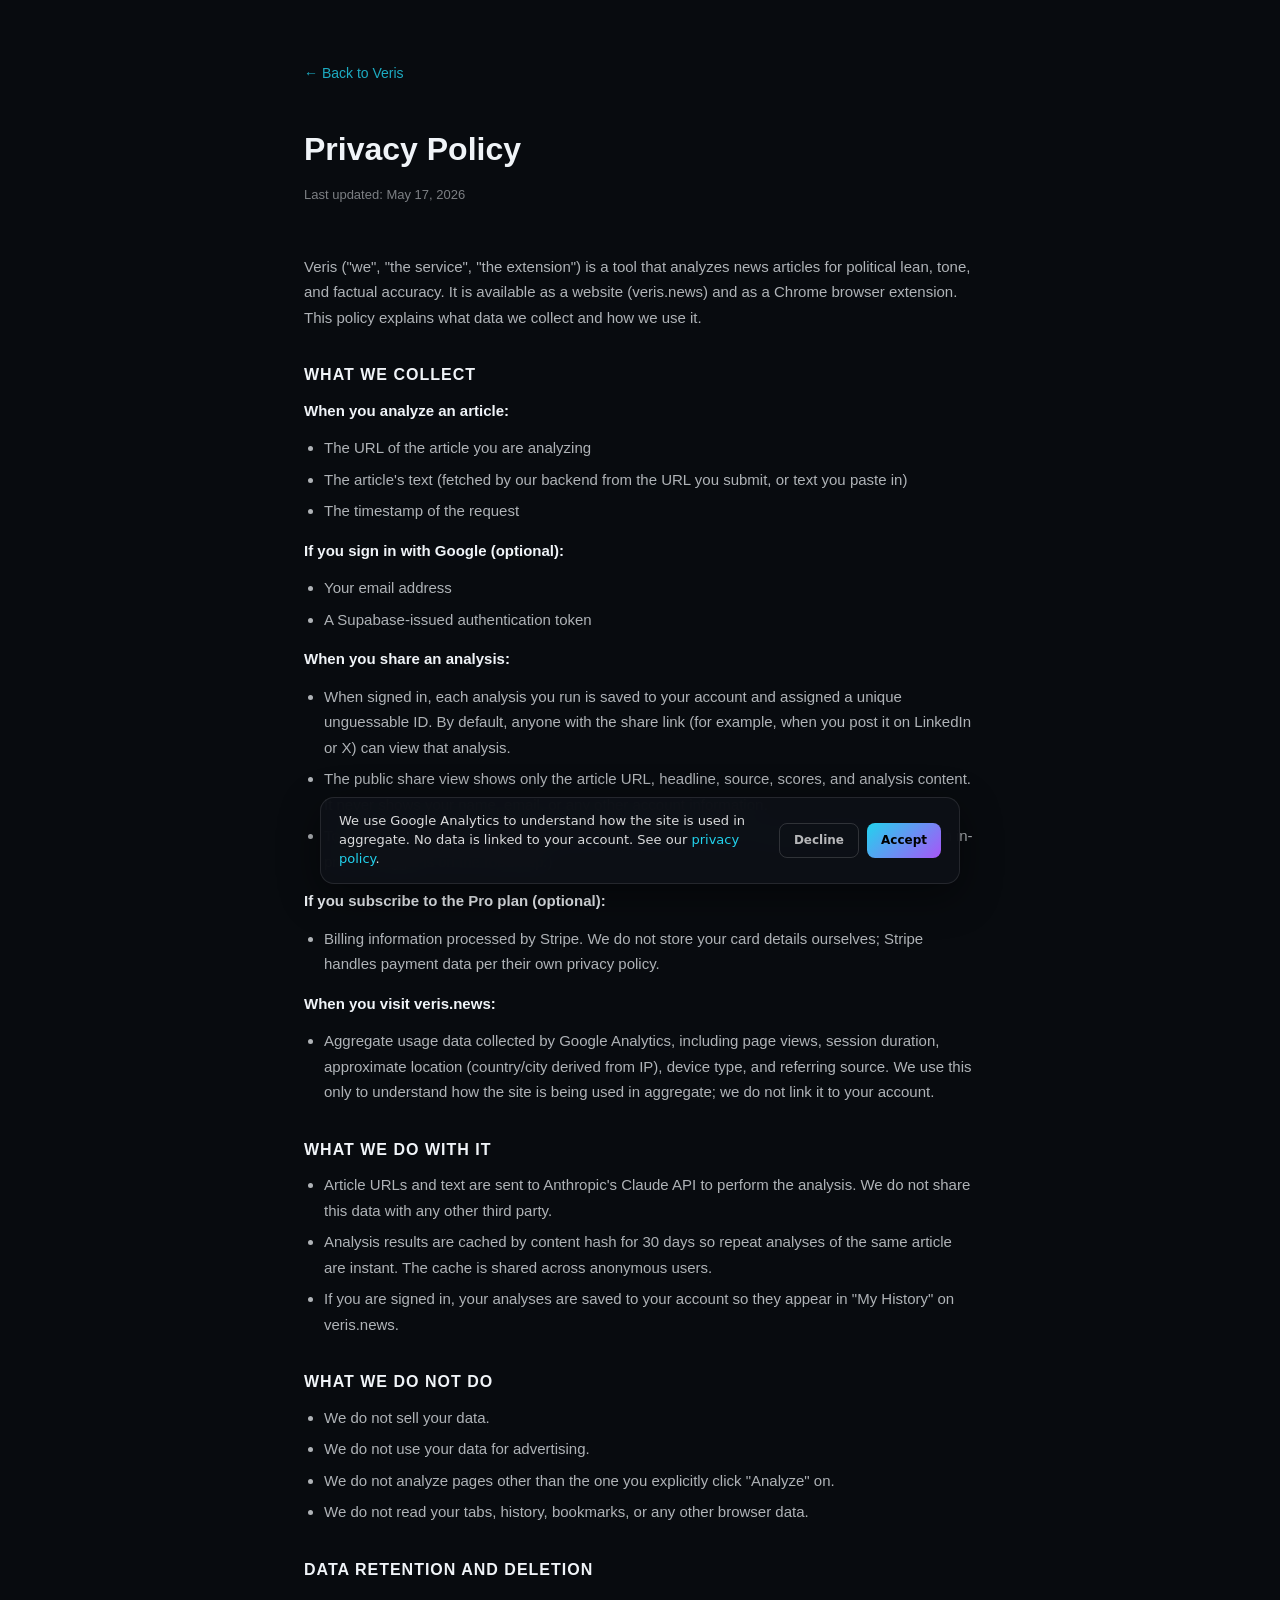
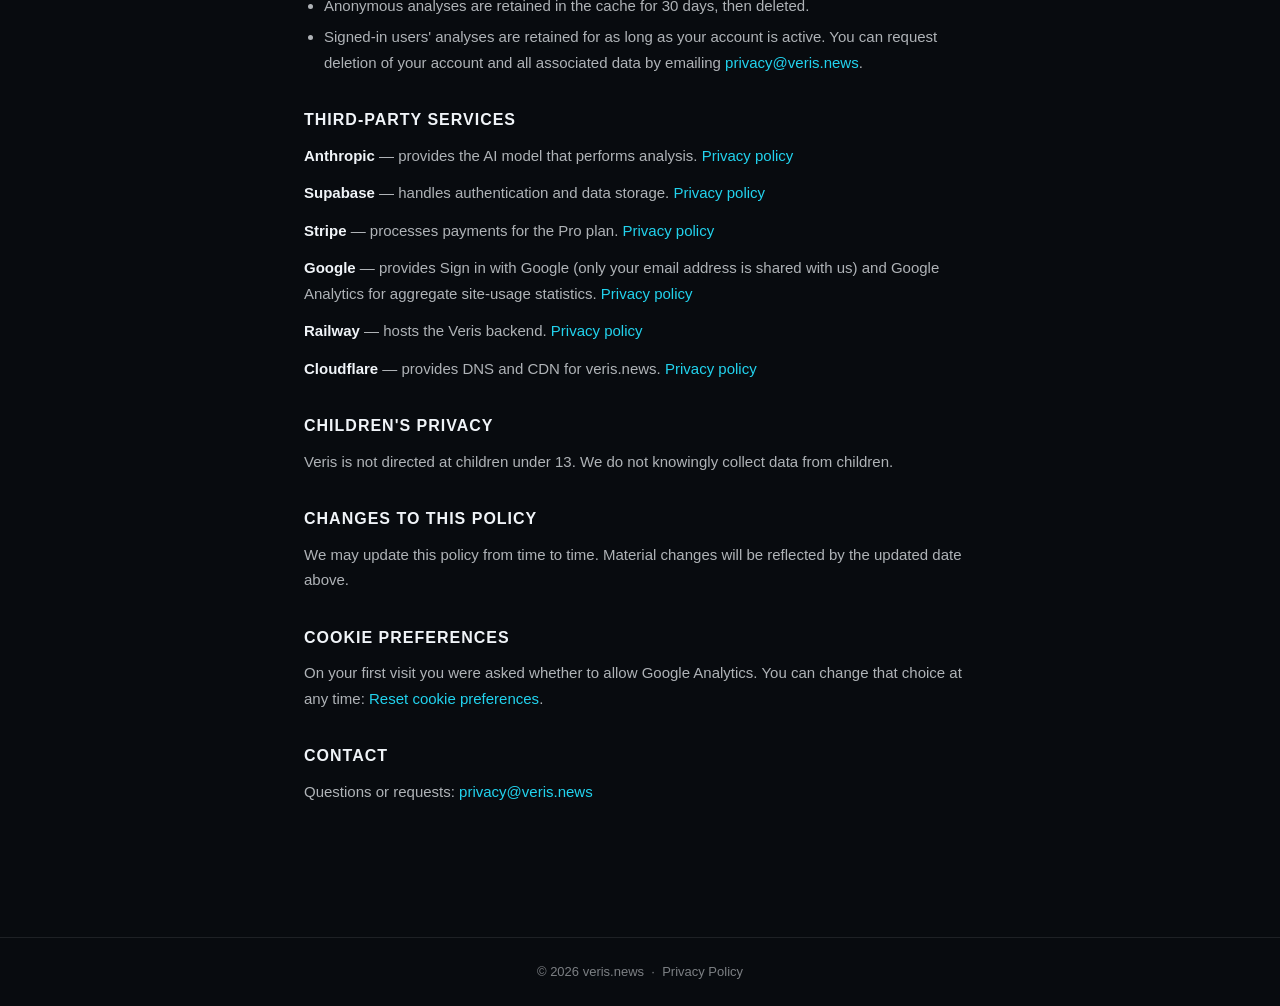
<file: frontend/privacy.html>
<!DOCTYPE html>
<html lang="en">
<head>
  <!-- Cookie consent + Google Analytics (gated by user choice) -->
  <script src="consent.js"></script>

  <meta charset="UTF-8" />
  <meta name="viewport" content="width=device-width, initial-scale=1.0" />
  <title>Privacy Policy — Veris</title>
  <link rel="icon" type="image/svg+xml" href="assets/veris-favicon-v2.svg" />
  <link rel="stylesheet" href="style.css" />
  <style>
    .privacy-wrap {
      max-width: 720px;
      margin: 0 auto;
      padding: 60px 24px 80px;
      color: var(--text);
    }
    .privacy-wrap h1 {
      font-size: 32px;
      font-weight: 700;
      margin-bottom: 8px;
    }
    .privacy-wrap .updated {
      font-size: 13px;
      color: var(--muted);
      margin-bottom: 48px;
    }
    .privacy-wrap h2 {
      font-size: 16px;
      font-weight: 600;
      color: var(--muted-hi);
      margin: 32px 0 10px;
      text-transform: uppercase;
      letter-spacing: 1px;
    }
    .privacy-wrap p {
      font-size: 15px;
      line-height: 1.7;
      color: var(--muted-md);
      margin-bottom: 12px;
    }
    .privacy-wrap ul {
      padding-left: 20px;
      margin: 4px 0 14px;
    }
    .privacy-wrap li {
      font-size: 15px;
      line-height: 1.7;
      color: var(--muted-md);
      margin-bottom: 6px;
    }
    .privacy-wrap a {
      color: var(--cyan);
      text-decoration: none;
    }
    .privacy-wrap a:hover { text-decoration: underline; }
    .privacy-wrap strong { color: var(--text); }
    .back-link {
      display: inline-block;
      margin-bottom: 40px;
      font-size: 14px;
      color: var(--cyan);
      text-decoration: none;
      opacity: 0.8;
    }
    .back-link:hover { opacity: 1; }
  </style>
</head>
<body>
  <div class="app">
    <div class="bg-layer" aria-hidden="true">
      <div class="orb orb-cyan"></div>
      <div class="orb orb-purple"></div>
      <div class="grid-overlay"></div>
    </div>

    <div class="privacy-wrap">
      <a href="index.html" class="back-link">← Back to Veris</a>
      <h1>Privacy Policy</h1>
      <p class="updated">Last updated: May 17, 2026</p>

      <p>Veris ("we", "the service", "the extension") is a tool that analyzes news articles for political lean, tone, and factual accuracy. It is available as a website (veris.news) and as a Chrome browser extension. This policy explains what data we collect and how we use it.</p>

      <h2>What we collect</h2>
      <p><strong>When you analyze an article:</strong></p>
      <ul>
        <li>The URL of the article you are analyzing</li>
        <li>The article's text (fetched by our backend from the URL you submit, or text you paste in)</li>
        <li>The timestamp of the request</li>
      </ul>

      <p><strong>If you sign in with Google (optional):</strong></p>
      <ul>
        <li>Your email address</li>
        <li>A Supabase-issued authentication token</li>
      </ul>

      <p><strong>When you share an analysis:</strong></p>
      <ul>
        <li>When signed in, each analysis you run is saved to your account and assigned a unique unguessable ID. By default, anyone with the share link (for example, when you post it on LinkedIn or X) can view that analysis.</li>
        <li>The public share view shows only the article URL, headline, source, scores, and analysis content. It never shows your name, email, or any other account information.</li>
        <li>To disable sharing for an individual analysis or delete it entirely, email <a href="mailto:privacy@veris.news">privacy@veris.news</a>. (An in-product toggle is on the roadmap.)</li>
      </ul>

      <p><strong>If you subscribe to the Pro plan (optional):</strong></p>
      <ul>
        <li>Billing information processed by Stripe. We do not store your card details ourselves; Stripe handles payment data per their own privacy policy.</li>
      </ul>

      <p><strong>When you visit veris.news:</strong></p>
      <ul>
        <li>Aggregate usage data collected by Google Analytics, including page views, session duration, approximate location (country/city derived from IP), device type, and referring source. We use this only to understand how the site is being used in aggregate; we do not link it to your account.</li>
      </ul>

      <h2>What we do with it</h2>
      <ul>
        <li>Article URLs and text are sent to Anthropic's Claude API to perform the analysis. We do not share this data with any other third party.</li>
        <li>Analysis results are cached by content hash for 30 days so repeat analyses of the same article are instant. The cache is shared across anonymous users.</li>
        <li>If you are signed in, your analyses are saved to your account so they appear in "My History" on veris.news.</li>
      </ul>

      <h2>What we do not do</h2>
      <ul>
        <li>We do not sell your data.</li>
        <li>We do not use your data for advertising.</li>
        <li>We do not analyze pages other than the one you explicitly click "Analyze" on.</li>
        <li>We do not read your tabs, history, bookmarks, or any other browser data.</li>
      </ul>

      <h2>Data retention and deletion</h2>
      <ul>
        <li>Anonymous analyses are retained in the cache for 30 days, then deleted.</li>
        <li>Signed-in users' analyses are retained for as long as your account is active. You can request deletion of your account and all associated data by emailing <a href="mailto:privacy@veris.news">privacy@veris.news</a>.</li>
      </ul>

      <h2>Third-party services</h2>
      <p><strong>Anthropic</strong> — provides the AI model that performs analysis. <a href="https://www.anthropic.com/legal/privacy" target="_blank" rel="noopener">Privacy policy</a></p>
      <p><strong>Supabase</strong> — handles authentication and data storage. <a href="https://supabase.com/privacy" target="_blank" rel="noopener">Privacy policy</a></p>
      <p><strong>Stripe</strong> — processes payments for the Pro plan. <a href="https://stripe.com/privacy" target="_blank" rel="noopener">Privacy policy</a></p>
      <p><strong>Google</strong> — provides Sign in with Google (only your email address is shared with us) and Google Analytics for aggregate site-usage statistics. <a href="https://policies.google.com/privacy" target="_blank" rel="noopener">Privacy policy</a></p>
      <p><strong>Railway</strong> — hosts the Veris backend. <a href="https://railway.app/legal/privacy" target="_blank" rel="noopener">Privacy policy</a></p>
      <p><strong>Cloudflare</strong> — provides DNS and CDN for veris.news. <a href="https://www.cloudflare.com/privacypolicy/" target="_blank" rel="noopener">Privacy policy</a></p>

      <h2>Children's privacy</h2>
      <p>Veris is not directed at children under 13. We do not knowingly collect data from children.</p>

      <h2>Changes to this policy</h2>
      <p>We may update this policy from time to time. Material changes will be reflected by the updated date above.</p>

      <h2>Cookie preferences</h2>
      <p>
        On your first visit you were asked whether to allow Google Analytics.
        You can change that choice at any time:
        <a href="#" onclick="event.preventDefault();window.verisResetConsent&&window.verisResetConsent()">Reset cookie preferences</a>.
      </p>

      <h2>Contact</h2>
      <p>Questions or requests: <a href="mailto:privacy@veris.news">privacy@veris.news</a></p>
    </div>

    <footer class="site-footer">
      <p>© 2026 veris.news &nbsp;·&nbsp; <a href="privacy.html">Privacy Policy</a></p>
    </footer>
  </div>
</body>
</html>
</file>
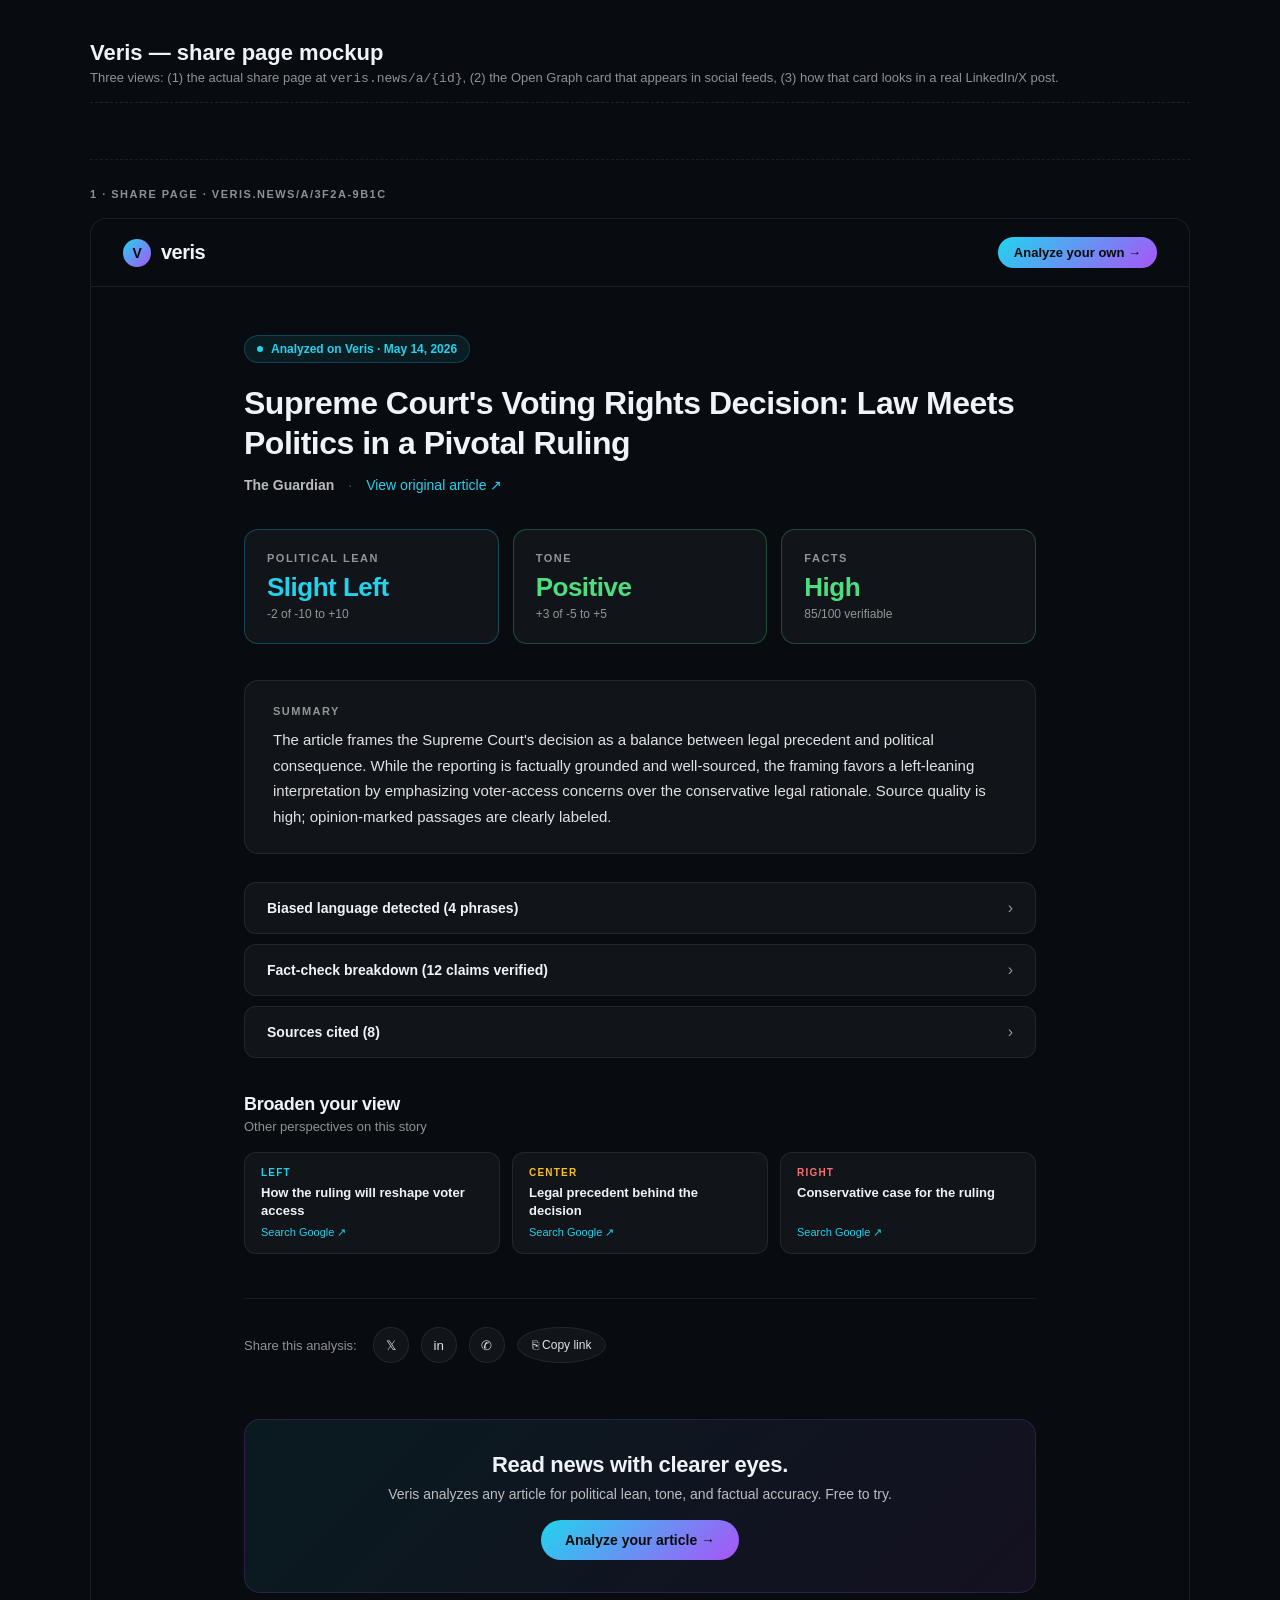
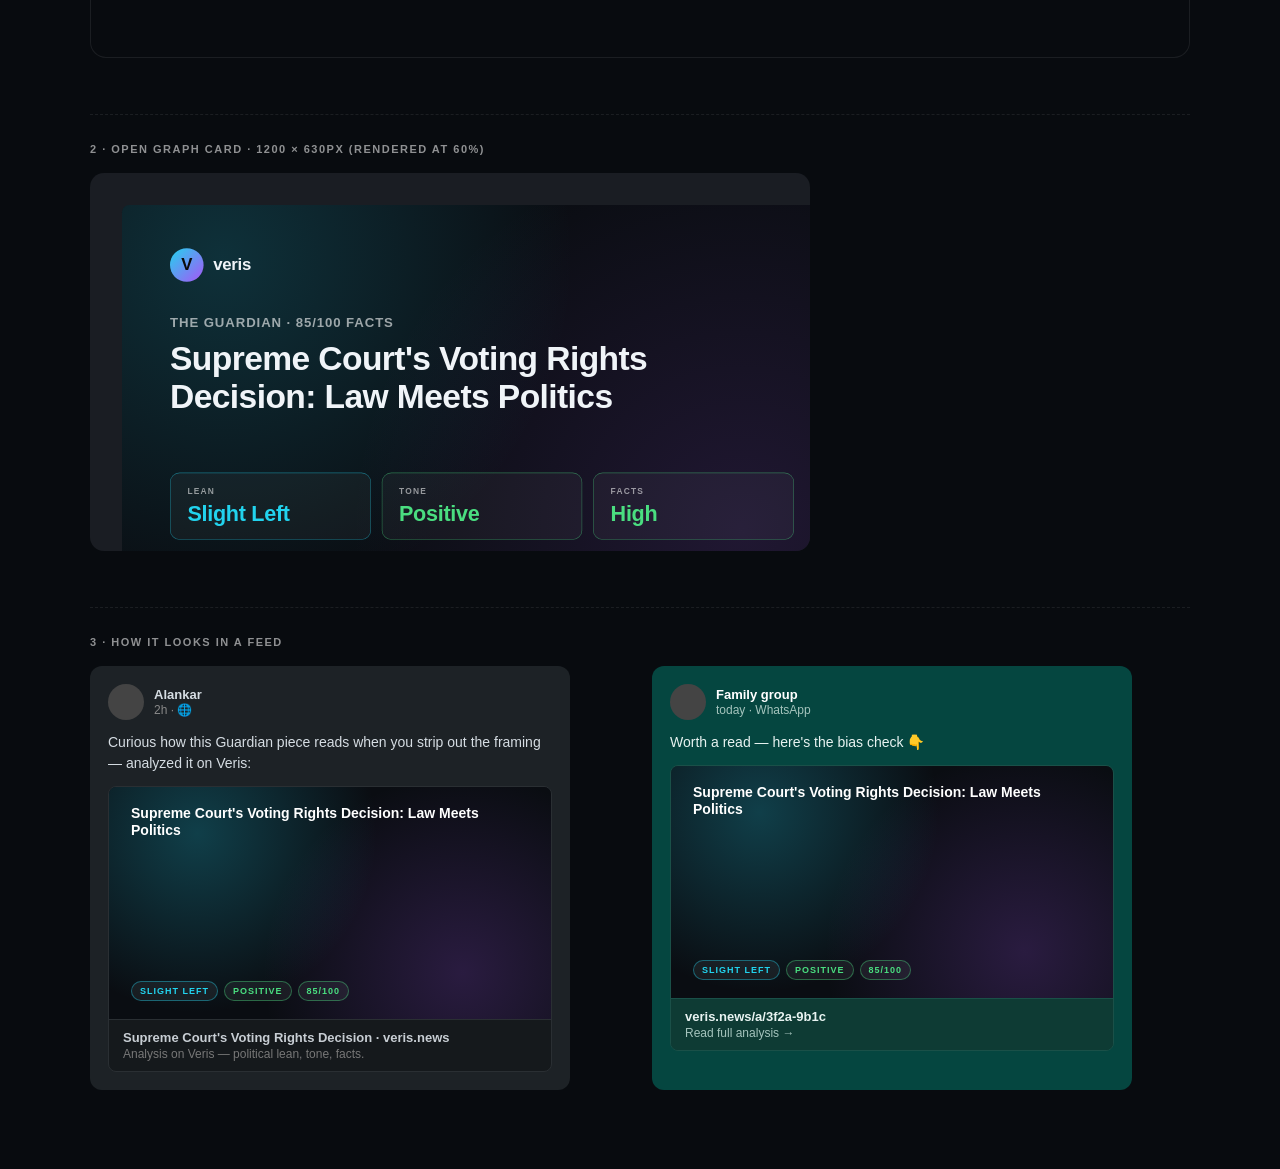
<file: docs/superpowers/mockups/2026-05-14-share-page-mockup.html>
<!DOCTYPE html>
<html lang="en">
<head>
<meta charset="UTF-8" />
<title>Veris share — mockup</title>
<style>
  :root {
    --bg: #080b0f;
    --bg2: #0e1117;
    --card: rgba(255,255,255,0.04);
    --card-bd: rgba(255,255,255,0.08);
    --text: #f0f4f8;
    --muted: rgba(255,255,255,0.55);
    --muted-md: rgba(255,255,255,0.72);
    --muted-hi: rgba(255,255,255,0.88);
    --cyan: #22d3ee;
    --cyan-bg: rgba(34,211,238,0.09);
    --cyan-bd: rgba(34,211,238,0.22);
    --purple: #a855f7;
    --red: #f87171;
    --amber: #fbbf24;
    --green: #4ade80;
  }
  * { box-sizing: border-box; }
  body {
    margin: 0; padding: 40px 20px 80px;
    background: var(--bg);
    color: var(--text);
    font-family: 'DM Sans', -apple-system, BlinkMacSystemFont, "Segoe UI", sans-serif;
    -webkit-font-smoothing: antialiased;
  }
  .demo-wrap { max-width: 1100px; margin: 0 auto; }
  .demo-header {
    margin-bottom: 32px;
    padding-bottom: 16px;
    border-bottom: 1px dashed rgba(255,255,255,0.1);
  }
  .demo-header h1 { font-size: 22px; margin: 0 0 4px; }
  .demo-header p { font-size: 13px; color: var(--muted); margin: 0; }
  .demo-section {
    margin-top: 56px;
    padding-top: 28px;
    border-top: 1px dashed rgba(255,255,255,0.08);
  }
  .demo-label {
    font-size: 11px; letter-spacing: 1.5px; text-transform: uppercase;
    color: var(--muted); margin-bottom: 18px; font-weight: 600;
  }

  /* ============ SHARE PAGE ============ */
  .share-frame {
    background: var(--bg);
    border: 1px solid var(--card-bd);
    border-radius: 16px;
    overflow: hidden;
    position: relative;
  }
  .nav {
    display: flex; align-items: center; justify-content: space-between;
    padding: 18px 32px;
    border-bottom: 1px solid var(--card-bd);
  }
  .nav-brand {
    display: flex; align-items: center; gap: 10px;
    font-size: 20px; font-weight: 700; letter-spacing: -0.5px;
  }
  .brand-mark {
    width: 28px; height: 28px; border-radius: 50%;
    background: #0a0a0a;
    display: grid; place-items: center;
    background: linear-gradient(135deg, #22d3ee, #a855f7);
  }
  .brand-mark::after {
    content: "V"; font-weight: 800; font-size: 14px; color: #0a0a0a;
  }
  .nav-cta {
    font-size: 13px; padding: 8px 16px; border-radius: 999px;
    background: linear-gradient(135deg, var(--cyan), var(--purple));
    color: #0a0a0a; font-weight: 600; cursor: pointer; border: none;
  }

  .share-body { padding: 48px 64px 64px; max-width: 920px; margin: 0 auto; }

  .ribbon {
    display: inline-flex; align-items: center; gap: 8px;
    padding: 6px 12px; border-radius: 999px;
    background: var(--cyan-bg); border: 1px solid var(--cyan-bd);
    color: var(--cyan); font-size: 12px; font-weight: 600;
    margin-bottom: 20px;
  }
  .ribbon-dot {
    width: 6px; height: 6px; border-radius: 50%; background: var(--cyan);
  }

  .share-headline {
    font-size: 32px; font-weight: 700; line-height: 1.25;
    letter-spacing: -0.5px; margin: 0 0 14px;
  }
  .share-meta {
    display: flex; gap: 14px; align-items: center;
    font-size: 14px; color: var(--muted-md);
    margin-bottom: 36px;
  }
  .share-meta a { color: var(--cyan); text-decoration: none; }
  .share-meta-sep { opacity: 0.4; }

  /* Score cards row */
  .scores {
    display: grid; grid-template-columns: repeat(3, 1fr); gap: 14px;
    margin-bottom: 36px;
  }
  .score-card {
    padding: 22px 22px; border-radius: 14px;
    background: var(--card);
    border: 1px solid var(--card-bd);
  }
  .score-card.lean { border-color: rgba(34,211,238,0.28); }
  .score-card.tone { border-color: rgba(74,222,128,0.28); }
  .score-card.facts { border-color: rgba(74,222,128,0.28); }
  .score-card-label {
    font-size: 11px; letter-spacing: 1.5px; text-transform: uppercase;
    color: var(--muted); font-weight: 600; margin-bottom: 8px;
  }
  .score-card-value {
    font-size: 26px; font-weight: 700; letter-spacing: -0.5px;
    text-transform: capitalize;
  }
  .score-card.lean .score-card-value { color: var(--cyan); }
  .score-card.tone .score-card-value { color: var(--green); }
  .score-card.facts .score-card-value { color: var(--green); }
  .score-card-sub { font-size: 12px; color: var(--muted); margin-top: 4px; }

  /* Summary */
  .summary-prose {
    background: var(--card);
    border: 1px solid var(--card-bd);
    border-radius: 14px;
    padding: 24px 28px;
    margin-bottom: 28px;
  }
  .summary-prose-label {
    font-size: 11px; letter-spacing: 1.5px; text-transform: uppercase;
    color: var(--muted); font-weight: 600; margin-bottom: 10px;
  }
  .summary-prose-text {
    font-size: 15px; line-height: 1.7; color: var(--muted-hi); margin: 0;
  }

  /* Accordion (compact) */
  .acc {
    background: var(--card);
    border: 1px solid var(--card-bd);
    border-radius: 12px;
    padding: 16px 22px; margin-bottom: 10px;
    display: flex; align-items: center; justify-content: space-between;
    cursor: pointer;
  }
  .acc-title { font-size: 14px; font-weight: 600; }
  .acc-icon { color: var(--muted); font-size: 16px; }

  /* Broaden your view */
  .broaden { margin-top: 36px; }
  .broaden-heading {
    font-size: 18px; font-weight: 700; margin-bottom: 4px; letter-spacing: -0.3px;
  }
  .broaden-sub { font-size: 13px; color: var(--muted); margin-bottom: 18px; }
  .broaden-grid {
    display: grid; grid-template-columns: repeat(3, 1fr); gap: 12px;
  }
  .broaden-card {
    padding: 14px 16px; border-radius: 12px;
    background: var(--card); border: 1px solid var(--card-bd);
    display: flex; flex-direction: column; gap: 6px;
  }
  .broaden-tag {
    font-size: 10px; letter-spacing: 1.2px; text-transform: uppercase;
    color: var(--cyan); font-weight: 700;
  }
  .broaden-tag.right { color: var(--red); }
  .broaden-tag.center { color: var(--amber); }
  .broaden-title { font-size: 13px; font-weight: 600; color: var(--text); line-height: 1.4; }
  .broaden-link {
    font-size: 11px; color: var(--cyan); text-decoration: none; margin-top: auto;
  }

  /* Share row */
  .share-row {
    margin-top: 44px; padding-top: 28px; border-top: 1px solid var(--card-bd);
    display: flex; align-items: center; gap: 12px;
  }
  .share-row-label {
    font-size: 13px; color: var(--muted); margin-right: 4px;
  }
  .share-btn {
    width: 36px; height: 36px; border-radius: 50%;
    display: grid; place-items: center;
    background: var(--card); border: 1px solid var(--card-bd);
    color: var(--muted-hi); cursor: pointer;
    transition: background 0.15s;
  }
  .share-btn:hover { background: rgba(255,255,255,0.08); color: var(--text); }
  .share-btn.copy { width: auto; padding: 0 14px; gap: 6px; display: flex; font-size: 12px; font-weight: 500; }

  /* CTA */
  .footer-cta {
    margin-top: 56px; padding: 32px;
    border-radius: 16px;
    background: linear-gradient(135deg, rgba(34,211,238,0.08), rgba(168,85,247,0.08));
    border: 1px solid rgba(168,85,247,0.18);
    text-align: center;
  }
  .footer-cta h3 { font-size: 22px; margin: 0 0 8px; letter-spacing: -0.3px; }
  .footer-cta p { font-size: 14px; color: var(--muted-md); margin: 0 0 18px; }
  .footer-cta button {
    padding: 12px 24px; border-radius: 999px;
    background: linear-gradient(135deg, var(--cyan), var(--purple));
    color: #0a0a0a; font-weight: 600; border: none; cursor: pointer;
    font-size: 14px;
  }

  /* ============ OG IMAGE PREVIEW (1200x630) ============ */
  .og-stage {
    background: #1a1d23;
    padding: 32px;
    border-radius: 14px;
    overflow: hidden;
  }
  .og-card {
    width: 1200px; height: 630px;
    transform: scale(0.6); transform-origin: top left;
    background: #0a0d12;
    position: relative; overflow: hidden;
    border-radius: 12px;
  }
  .og-card::before {
    content: ""; position: absolute; inset: -10%;
    background: radial-gradient(circle at 20% 20%, rgba(34,211,238,0.18) 0%, transparent 45%),
                radial-gradient(circle at 80% 80%, rgba(168,85,247,0.14) 0%, transparent 50%);
  }
  .og-content {
    position: relative; padding: 72px 80px;
    height: 100%; display: flex; flex-direction: column;
    color: #f0f4f8;
  }
  .og-brand { display: flex; align-items: center; gap: 16px; }
  .og-brand-mark {
    width: 56px; height: 56px; border-radius: 50%;
    background: linear-gradient(135deg, #22d3ee, #a855f7);
    display: grid; place-items: center;
    font-weight: 800; font-size: 28px; color: #0a0a0a;
  }
  .og-brand-text { font-size: 28px; font-weight: 700; letter-spacing: -0.5px; }
  .og-source {
    margin-top: 56px; font-size: 22px; color: rgba(255,255,255,0.6);
    text-transform: uppercase; letter-spacing: 1.5px; font-weight: 600;
  }
  .og-headline {
    margin-top: 14px;
    font-size: 56px; line-height: 1.15; font-weight: 700;
    letter-spacing: -1px; max-width: 980px;
  }
  .og-scores {
    margin-top: auto;
    display: flex; gap: 18px;
  }
  .og-score {
    flex: 1; padding: 22px 28px; border-radius: 16px;
    background: rgba(255,255,255,0.04);
    border: 1px solid rgba(255,255,255,0.1);
  }
  .og-score .label {
    font-size: 14px; letter-spacing: 2px; text-transform: uppercase;
    color: rgba(255,255,255,0.55); font-weight: 600;
  }
  .og-score .value {
    margin-top: 8px;
    font-size: 36px; font-weight: 700; letter-spacing: -0.5px;
    text-transform: capitalize;
  }
  .og-score.lean { border-color: rgba(34,211,238,0.45); }
  .og-score.lean .value { color: #22d3ee; }
  .og-score.tone { border-color: rgba(74,222,128,0.45); }
  .og-score.tone .value { color: #4ade80; }
  .og-score.facts { border-color: rgba(74,222,128,0.45); }
  .og-score.facts .value { color: #4ade80; }

  /* ============ FEED PREVIEW ============ */
  .feed-row { display: grid; grid-template-columns: 1fr 1fr; gap: 24px; }
  .feed-card {
    background: #1d2226; border-radius: 12px; padding: 18px;
    color: #d6dde3; max-width: 480px;
  }
  .feed-card-header {
    display: flex; align-items: center; gap: 10px; margin-bottom: 12px;
  }
  .feed-avatar { width: 36px; height: 36px; border-radius: 50%; background: #444; }
  .feed-meta { font-size: 13px; }
  .feed-meta b { display: block; font-weight: 600; }
  .feed-meta span { color: #888; font-size: 12px; }
  .feed-body { font-size: 14px; line-height: 1.5; margin-bottom: 12px; }
  .feed-link-card {
    border: 1px solid #2a2f33; border-radius: 8px; overflow: hidden;
    background: #15191c;
  }
  .feed-og-img {
    aspect-ratio: 1.91; background: #0a0d12;
    position: relative; overflow: hidden;
  }
  .feed-og-img::before {
    content: ""; position: absolute; inset: 0;
    background: radial-gradient(circle at 20% 20%, rgba(34,211,238,0.25) 0%, transparent 45%),
                radial-gradient(circle at 80% 80%, rgba(168,85,247,0.2) 0%, transparent 50%);
  }
  .feed-og-content {
    position: absolute; inset: 0; padding: 18px 22px;
    display: flex; flex-direction: column;
  }
  .feed-og-headline { font-size: 14px; font-weight: 700; color: #fff; line-height: 1.2; }
  .feed-og-pills {
    margin-top: auto; display: flex; gap: 6px;
  }
  .feed-og-pill {
    font-size: 9px; font-weight: 700; padding: 4px 8px; border-radius: 999px;
    background: rgba(255,255,255,0.06); border: 1px solid rgba(255,255,255,0.1);
    text-transform: uppercase; letter-spacing: 1px;
  }
  .feed-og-pill.lean { color: #22d3ee; border-color: rgba(34,211,238,0.4); }
  .feed-og-pill.tone { color: #4ade80; border-color: rgba(74,222,128,0.4); }
  .feed-og-pill.facts { color: #4ade80; border-color: rgba(74,222,128,0.4); }
  .feed-link-meta {
    padding: 10px 14px; font-size: 12px; color: #777;
    border-top: 1px solid #2a2f33;
  }
  .feed-link-meta b { display: block; color: #c8ced4; font-size: 13px; margin-bottom: 2px; }
</style>
</head>
<body>

<div class="demo-wrap">

  <div class="demo-header">
    <h1>Veris — share page mockup</h1>
    <p>Three views: (1) the actual share page at <code>veris.news/a/{id}</code>, (2) the Open Graph card that appears in social feeds, (3) how that card looks in a real LinkedIn/X post.</p>
  </div>

  <!-- ===== SECTION 1: share page ===== -->
  <div class="demo-section">
    <div class="demo-label">1 ·  Share page  ·  veris.news/a/3f2a-9b1c</div>

    <div class="share-frame">
      <div class="nav">
        <div class="nav-brand">
          <div class="brand-mark"></div>
          <span>veris</span>
        </div>
        <button class="nav-cta">Analyze your own →</button>
      </div>

      <div class="share-body">
        <div class="ribbon">
          <div class="ribbon-dot"></div>
          Analyzed on Veris · May 14, 2026
        </div>

        <h1 class="share-headline">
          Supreme Court's Voting Rights Decision: Law Meets Politics in a Pivotal Ruling
        </h1>
        <div class="share-meta">
          <span><b>The Guardian</b></span>
          <span class="share-meta-sep">·</span>
          <a href="#">View original article ↗</a>
        </div>

        <div class="scores">
          <div class="score-card lean">
            <div class="score-card-label">Political Lean</div>
            <div class="score-card-value">Slight Left</div>
            <div class="score-card-sub">-2 of -10 to +10</div>
          </div>
          <div class="score-card tone">
            <div class="score-card-label">Tone</div>
            <div class="score-card-value">Positive</div>
            <div class="score-card-sub">+3 of -5 to +5</div>
          </div>
          <div class="score-card facts">
            <div class="score-card-label">Facts</div>
            <div class="score-card-value">High</div>
            <div class="score-card-sub">85/100 verifiable</div>
          </div>
        </div>

        <div class="summary-prose">
          <div class="summary-prose-label">Summary</div>
          <p class="summary-prose-text">The article frames the Supreme Court's decision as a balance between legal precedent and political consequence. While the reporting is factually grounded and well-sourced, the framing favors a left-leaning interpretation by emphasizing voter-access concerns over the conservative legal rationale. Source quality is high; opinion-marked passages are clearly labeled.</p>
        </div>

        <div class="acc">
          <span class="acc-title">Biased language detected (4 phrases)</span>
          <span class="acc-icon">›</span>
        </div>
        <div class="acc">
          <span class="acc-title">Fact-check breakdown (12 claims verified)</span>
          <span class="acc-icon">›</span>
        </div>
        <div class="acc">
          <span class="acc-title">Sources cited (8)</span>
          <span class="acc-icon">›</span>
        </div>

        <div class="broaden">
          <div class="broaden-heading">Broaden your view</div>
          <div class="broaden-sub">Other perspectives on this story</div>
          <div class="broaden-grid">
            <div class="broaden-card">
              <div class="broaden-tag">Left</div>
              <div class="broaden-title">How the ruling will reshape voter access</div>
              <a class="broaden-link" href="#">Search Google ↗</a>
            </div>
            <div class="broaden-card">
              <div class="broaden-tag center">Center</div>
              <div class="broaden-title">Legal precedent behind the decision</div>
              <a class="broaden-link" href="#">Search Google ↗</a>
            </div>
            <div class="broaden-card">
              <div class="broaden-tag right">Right</div>
              <div class="broaden-title">Conservative case for the ruling</div>
              <a class="broaden-link" href="#">Search Google ↗</a>
            </div>
          </div>
        </div>

        <div class="share-row">
          <span class="share-row-label">Share this analysis:</span>
          <button class="share-btn" title="Share on X">𝕏</button>
          <button class="share-btn" title="Share on LinkedIn">in</button>
          <button class="share-btn" title="Share on WhatsApp">✆</button>
          <button class="share-btn copy">⎘ Copy link</button>
        </div>

        <div class="footer-cta">
          <h3>Read news with clearer eyes.</h3>
          <p>Veris analyzes any article for political lean, tone, and factual accuracy. Free to try.</p>
          <button>Analyze your article →</button>
        </div>
      </div>
    </div>
  </div>

  <!-- ===== SECTION 2: OG card ===== -->
  <div class="demo-section">
    <div class="demo-label">2 ·  Open Graph card  ·  1200 × 630px (rendered at 60%)</div>

    <div class="og-stage" style="width: 720px; height: 378px;">
      <div class="og-card">
        <div class="og-content">
          <div class="og-brand">
            <div class="og-brand-mark">V</div>
            <div class="og-brand-text">veris</div>
          </div>
          <div class="og-source">The Guardian  ·  85/100 facts</div>
          <div class="og-headline">
            Supreme Court's Voting Rights Decision: Law Meets Politics
          </div>
          <div class="og-scores">
            <div class="og-score lean">
              <div class="label">Lean</div>
              <div class="value">Slight Left</div>
            </div>
            <div class="og-score tone">
              <div class="label">Tone</div>
              <div class="value">Positive</div>
            </div>
            <div class="og-score facts">
              <div class="label">Facts</div>
              <div class="value">High</div>
            </div>
          </div>
        </div>
      </div>
    </div>
  </div>

  <!-- ===== SECTION 3: feed preview ===== -->
  <div class="demo-section">
    <div class="demo-label">3 ·  How it looks in a feed</div>

    <div class="feed-row">
      <!-- X / LinkedIn-style card -->
      <div class="feed-card">
        <div class="feed-card-header">
          <div class="feed-avatar"></div>
          <div class="feed-meta">
            <b>Alankar</b>
            <span>2h · 🌐</span>
          </div>
        </div>
        <div class="feed-body">
          Curious how this Guardian piece reads when you strip out the framing — analyzed it on Veris:
        </div>
        <div class="feed-link-card">
          <div class="feed-og-img">
            <div class="feed-og-content">
              <div class="feed-og-headline">Supreme Court's Voting Rights Decision: Law Meets Politics</div>
              <div class="feed-og-pills">
                <span class="feed-og-pill lean">Slight Left</span>
                <span class="feed-og-pill tone">Positive</span>
                <span class="feed-og-pill facts">85/100</span>
              </div>
            </div>
          </div>
          <div class="feed-link-meta">
            <b>Supreme Court's Voting Rights Decision · veris.news</b>
            Analysis on Veris — political lean, tone, facts.
          </div>
        </div>
      </div>

      <!-- WhatsApp-style card -->
      <div class="feed-card" style="background:#054640;">
        <div class="feed-card-header">
          <div class="feed-avatar"></div>
          <div class="feed-meta">
            <b style="color:#fff;">Family group</b>
            <span style="color:#a5c4bd;">today · WhatsApp</span>
          </div>
        </div>
        <div class="feed-body" style="color:#e8f3f1;">
          Worth a read — here's the bias check 👇
        </div>
        <div class="feed-link-card" style="background:#0e3b34;border-color:#1a5048;">
          <div class="feed-og-img">
            <div class="feed-og-content">
              <div class="feed-og-headline">Supreme Court's Voting Rights Decision: Law Meets Politics</div>
              <div class="feed-og-pills">
                <span class="feed-og-pill lean">Slight Left</span>
                <span class="feed-og-pill tone">Positive</span>
                <span class="feed-og-pill facts">85/100</span>
              </div>
            </div>
          </div>
          <div class="feed-link-meta" style="background:#0e3b34;border-color:#1a5048;color:#a5c4bd;">
            <b style="color:#e8f3f1;">veris.news/a/3f2a-9b1c</b>
            Read full analysis →
          </div>
        </div>
      </div>
    </div>
  </div>

</div>

</body>
</html>
</file>
<file: frontend/style.css>
/* ── Reset ─────────────────────────────────────────────────────────────── */
*, *::before, *::after { box-sizing: border-box; margin: 0; padding: 0; }

:root {
  --bg:          #080b0f;
  --bg2:         #0e1117;
  --surface:     rgba(255,255,255,0.04);
  --surface2:    rgba(255,255,255,0.07);
  --border:      rgba(255,255,255,0.09);
  --border2:     rgba(255,255,255,0.15);
  --text:        #f0f4f8;
  --muted:       rgba(240,244,248,0.50);
  --muted2:      rgba(240,244,248,0.72);
  --muted-md:    rgba(240,244,248,0.72);

  --cyan:        #22d3ee;
  --cyan-bg:     rgba(34,211,238,0.09);
  --cyan-bd:     rgba(34,211,238,0.22);
  --cyan-text:   rgba(165,243,252,0.95);

  --purple:      #a855f7;
  --purple-bg:   rgba(168,85,247,0.09);
  --purple-bd:   rgba(168,85,247,0.22);
  --purple-text: #e9d5ff;

  --green:       #10b981;
  --green-bg:    rgba(16,185,129,0.09);
  --green-bd:    rgba(16,185,129,0.22);
  --green-text:  #a7f3d0;

  --amber:       #f59e0b;
  --red:         #ef4444;
  --gray-bd:   rgba(113,113,122,0.35);

  --radius-lg: 24px;
  --radius-md: 18px;
  --radius-sm: 12px;
  --radius-xs:  8px;
}

html { scroll-behavior: smooth; }

body {
  background: var(--bg);
  color: var(--text);
  font-family: 'DM Sans', -apple-system, BlinkMacSystemFont, "Segoe UI", sans-serif;
  line-height: 1.6;
  min-height: 100vh;
  overflow-x: hidden;
}

/* ── Background effects ─────────────────────────────────────────────────── */
.ambient {
  position: fixed;
  inset: 0;
  pointer-events: none;
  z-index: 0;
  overflow: hidden;
}
.orb {
  position: absolute;
  border-radius: 50%;
  filter: blur(90px);
}
.orb-1 {
  width: 600px; height: 600px;
  top: -200px; left: 50%; transform: translateX(-60%);
  background: radial-gradient(circle, rgba(34,211,238,0.18), transparent 70%);
  opacity: .55;
}
.orb-2 {
  width: 450px; height: 450px;
  top: 30%; right: -100px;
  background: radial-gradient(circle, rgba(168,85,247,0.14), transparent 70%);
  opacity: .55;
}
.orb-3 {
  width: 380px; height: 380px;
  bottom: -100px; left: -50px;
  background: radial-gradient(circle, rgba(16,185,129,0.12), transparent 70%);
  opacity: .55;
}
.grid {
  position: absolute;
  inset: 0;
  background-image:
    linear-gradient(rgba(255,255,255,0.025) 1px, transparent 1px),
    linear-gradient(90deg, rgba(255,255,255,0.025) 1px, transparent 1px);
  background-size: 56px 56px;
  mask-image: radial-gradient(ellipse 80% 60% at 50% 0%, black, transparent);
  -webkit-mask-image: radial-gradient(ellipse 80% 60% at 50% 0%, black, transparent);
}

/* ── Container ─────────────────────────────────────────────────────────── */
.container {
  position: relative;
  z-index: 1;
  max-width: 1180px;
  margin: 0 auto;
  padding: 0 40px 80px;
}

/* ── Nav ───────────────────────────────────────────────────────────────── */
nav {
  position: sticky;
  top: 0;
  z-index: 100;
  height: 64px;
  display: flex;
  align-items: center;
  justify-content: space-between;
  padding: 0 40px;
  border-bottom: 1px solid var(--border);
  background: rgba(8,11,15,0.8);
  backdrop-filter: blur(16px);
  -webkit-backdrop-filter: blur(16px);
  margin: 0 -40px;
}
.nav-logo { display: flex; align-items: center; text-decoration: none; }
.nav-links { display: flex; align-items: center; gap: 4px; }
.nav-link {
  padding: 7px 14px;
  border-radius: 99px;
  font-size: 13.5px;
  font-weight: 500;
  color: var(--muted2);
  background: none;
  border: 1px solid transparent;
  cursor: pointer;
  font-family: inherit;
  transition: color .15s, background .15s, border-color .15s;
}
.nav-link:hover { color: var(--text); }
.nav-link.active {
  color: var(--text);
  background: rgba(255,255,255,0.07);
  border-color: var(--border);
}
.nav-right-group { display: flex; align-items: center; gap: 10px; }
.nav-right { display: flex; align-items: center; gap: 10px; }
.nav-hamburger {
  display: none;
  width: 36px;
  height: 36px;
  border-radius: 50%;
  border: 1px solid var(--border);
  background: var(--surface);
  color: var(--muted2);
  cursor: pointer;
  font-family: inherit;
  padding: 0;
  align-items: center;
  justify-content: center;
  transition: border-color .15s, color .15s;
}
.nav-hamburger:hover { border-color: var(--border2); color: var(--text); }
.nav-hamburger svg { display: block; }
.nav-avatar {
  width: 34px; height: 34px;
  border-radius: 50%;
  background: linear-gradient(135deg, var(--cyan), var(--purple));
  border: 2px solid rgba(255,255,255,0.15);
  display: flex;
  align-items: center;
  justify-content: center;
  font-size: 14px;
  font-weight: 600;
  color: #fff;
  cursor: pointer;
  flex-shrink: 0;
  user-select: none;
}
.nav-signin-btn {
  padding: 7px 16px;
  border-radius: 99px;
  font-size: 13px;
  font-weight: 600;
  color: var(--bg);
  background: var(--text);
  border: none;
  cursor: pointer;
  font-family: inherit;
  transition: opacity .15s;
}
.nav-signin-btn:hover { opacity: .88; }

/* ── Hero ──────────────────────────────────────────────────────────────── */
.hero {
  display: grid;
  grid-template-columns: 1fr 1fr;
  gap: 56px;
  align-items: start;
  padding: 32px 0 56px;
}
.hero-left { display: flex; flex-direction: column; }

.hero-badge {
  display: inline-flex;
  align-items: center;
  gap: 8px;
  padding: 8px 20px;
  border-radius: 99px;
  border: 1px solid var(--cyan-bd);
  background: var(--cyan-bg);
  font-size: 15px;
  font-weight: 600;
  color: var(--cyan-text);
  letter-spacing: .2px;
  width: fit-content;
  margin-bottom: 28px;
}
.badge-dot {
  width: 6px; height: 6px;
  border-radius: 50%;
  background: var(--cyan);
  flex-shrink: 0;
  animation: pulse-dot 2s ease-in-out infinite;
}
@keyframes pulse-dot {
  0%, 100% { opacity: 1; }
  50%       { opacity: .35; }
}

.hero-h {
  font-size: 54px;
  font-weight: 700;
  letter-spacing: -2px;
  line-height: 1.06;
  color: #fff;
  margin-bottom: 20px;
}
.hero-gradient {
  background: linear-gradient(90deg, var(--cyan), var(--purple));
  -webkit-background-clip: text;
  -webkit-text-fill-color: transparent;
  background-clip: text;
}
.hero-sub {
  font-size: 17px;
  line-height: 1.75;
  color: rgba(240,244,248,0.72);
  max-width: 460px;
  margin-bottom: 40px;
}

/* Steps */
.how-steps { display: flex; flex-direction: column; gap: 0; margin-bottom: 32px; }
.step { display: flex; align-items: flex-start; gap: 14px; margin-bottom: 16px; }
.step-num {
  width: 30px; height: 30px;
  border-radius: 50%;
  border: 1px solid rgba(255,255,255,0.15);
  background: rgba(255,255,255,0.07);
  color: var(--cyan);
  font-size: 12px;
  font-weight: 700;
  display: flex; align-items: center; justify-content: center;
  flex-shrink: 0;
}
.step-title { font-size: 14px; font-weight: 600; color: #fff; margin-bottom: 2px; }
.step-desc  { font-size: 13px; color: rgba(240,244,248,0.5); line-height: 1.6; }

/* Trust pills */
.trust-row { display: flex; flex-wrap: wrap; gap: 8px; }
.trust-pill {
  display: flex;
  align-items: center;
  padding: 9px 14px;
  border-radius: 12px;
  border: 1px solid var(--border);
  background: var(--surface);
  font-size: 12.5px;
  font-weight: 500;
  color: var(--muted2);
}

/* ── Glass cards ───────────────────────────────────────────────────────── */
.glass-card {
  border-radius: var(--radius-lg);
  border: 1px solid var(--border);
  background: var(--surface);
  backdrop-filter: blur(20px);
  -webkit-backdrop-filter: blur(20px);
  padding: 28px;
}

/* ── Input col ─────────────────────────────────────────────────────────── */
.input-col { }

/* ── Input card ─────────────────────────────────────────────────────────── */
.input-card {
  border-radius: var(--radius-lg);
  border: 1px solid rgba(34,211,238,0.18);
  background: linear-gradient(180deg, rgba(18,22,32,0.92), rgba(14,17,23,0.88));
  backdrop-filter: blur(24px);
  -webkit-backdrop-filter: blur(24px);
  padding: 28px;
  box-shadow: 0 24px 48px -12px rgba(0,0,0,0.6), 0 0 60px -20px rgba(34,211,238,0.25);
}
.card-label {
  font-size: 11px;
  letter-spacing: 3px;
  color: var(--muted);
  text-transform: uppercase;
  margin-bottom: 16px;
}

/* Tab row */
.tab-row {
  display: flex;
  gap: 6px;
  padding: 4px;
  background: rgba(0,0,0,0.3);
  border-radius: 10px;
  margin-bottom: 22px;
}
.tab {
  flex: 1;
  padding: 8px;
  border-radius: 7px;
  font-size: 13px;
  font-weight: 500;
  color: var(--muted2);
  background: none;
  border: 1px solid transparent;
  cursor: pointer;
  font-family: inherit;
  transition: background .15s, color .15s, border-color .15s;
}
.tab.active {
  background: rgba(255,255,255,0.10);
  color: var(--text);
  border-color: var(--border2);
}

/* URL input */
.url-input {
  width: 100%;
  padding: 13px 16px;
  border-radius: var(--radius-sm);
  border: 1px solid var(--cyan-bd);
  background: rgba(0,0,0,0.4);
  color: #fff;
  font-size: 14px;
  font-family: inherit;
  outline: none;
  transition: border-color .15s;
}
.url-input:focus { border-color: var(--cyan); }
.url-input::placeholder { color: rgba(255,255,255,0.35); }

/* OR divider */
.or-divider {
  text-align: center;
  margin: 14px 0;
  font-size: 11px;
  letter-spacing: 3px;
  color: rgba(255,255,255,0.3);
  text-transform: uppercase;
}

/* Textarea */
.text-area {
  width: 100%;
  padding: 13px 16px;
  border-radius: var(--radius-sm);
  border: 1px solid var(--border);
  background: rgba(0,0,0,0.25);
  color: var(--muted2);
  font-size: 13px;
  font-family: inherit;
  outline: none;
  resize: vertical;
  line-height: 1.6;
  transition: border-color .15s, color .15s;
}
.text-area:focus { border-color: rgba(255,255,255,0.25); color: var(--text); }
.text-area::placeholder { color: rgba(255,255,255,0.25); }

/* Compare grid */
.compare-grid {
  display: grid;
  grid-template-columns: 1fr 1fr;
  gap: 14px;
  margin-bottom: 4px;
}
.compare-col-label {
  font-size: 11px;
  letter-spacing: 3px;
  color: var(--cyan);
  text-transform: uppercase;
  font-weight: 600;
  margin-bottom: 8px;
}
.cmp-url { margin-bottom: 10px; }

/* Analyze button */
.analyze-btn {
  display: flex;
  align-items: center;
  justify-content: center;
  gap: 10px;
  margin-top: 16px;
  width: 100%;
  padding: 14px;
  border-radius: var(--radius-sm);
  background: #ffffff;
  color: #0a0a0a;
  font-size: 14px;
  font-weight: 700;
  border: none;
  cursor: pointer;
  font-family: inherit;
  transition: opacity .15s, transform .1s;
}
.analyze-btn:hover:not(:disabled) { opacity: .92; }
.analyze-btn:active:not(:disabled) { transform: scale(.98); }
.analyze-btn:disabled { opacity: .5; cursor: not-allowed; }
.btn-arrow { transition: transform .15s; }
.analyze-btn:hover:not(:disabled) .btn-arrow { transform: translateX(3px); }
.btn-spinner {
  display: none;
  width: 16px; height: 16px;
  border: 2px solid rgba(0,0,0,0.25);
  border-top-color: #0a0a0a;
  border-radius: 50%;
  animation: spin .7s linear infinite;
}
.analyze-btn.loading .btn-label { display: inline; opacity: .9; }
.analyze-btn.loading .btn-spinner { display: block; }
.analyze-btn.loading .btn-arrow { display: none; }
@keyframes spin { to { transform: rotate(360deg); } }

/* ── Section label (used in results) ──────────────────────────────────── */
.section-label {
  font-size: 11px;
  letter-spacing: 3.5px;
  color: var(--muted);
  text-transform: uppercase;
  margin-bottom: 20px;
}

/* ── Error ─────────────────────────────────────────────────────────────── */
.error-banner {
  display: flex;
  align-items: center;
  gap: 10px;
  padding: 14px 18px;
  border-radius: var(--radius-sm);
  border: 1px solid rgba(239,68,68,0.30);
  background: rgba(239,68,68,0.10);
  color: #fca5a5;
  font-size: 14px;
  margin-bottom: 20px;
}

/* ── Results ────────────────────────────────────────────────────────────── */
.results { padding: 40px 0 60px; }

.results-header {
  display: flex;
  align-items: flex-start;
  justify-content: space-between;
  gap: 16px;
  margin-bottom: 20px;
}
.back-btn {
  padding: 8px 16px;
  border-radius: 99px;
  border: 1px solid var(--border);
  background: var(--surface);
  font-size: 13px;
  font-weight: 500;
  color: var(--muted2);
  cursor: pointer;
  font-family: inherit;
  white-space: nowrap;
  transition: border-color .15s, color .15s;
  flex-shrink: 0;
}
.back-btn:hover { border-color: var(--border2); color: var(--text); }
.results-title-block { flex: 1; min-width: 0; }
.results-title {
  font-size: 22px;
  font-weight: 700;
  color: var(--text);
  white-space: nowrap;
  overflow: hidden;
  text-overflow: ellipsis;
}
.results-title-link {
  color: inherit;
  text-decoration: none;
  transition: color .15s;
}
.results-title-link:hover { color: var(--cyan); }
.ext-arrow {
  font-size: 14px;
  opacity: .5;
  margin-left: 4px;
}
.results-meta {
  font-size: 13px;
  color: var(--muted);
  margin-top: 4px;
  display: flex;
  align-items: center;
  gap: 8px;
  flex-wrap: wrap;
}
.results-meta-dot {
  width: 3px; height: 3px;
  border-radius: 50%;
  background: var(--muted);
  flex-shrink: 0;
}
.results-header-actions {
  display: flex;
  align-items: center;
  gap: 10px;
  flex-shrink: 0;
  position: relative;
}
.share-report-btn {
  display: inline-flex;
  align-items: center;
  gap: 8px;
  padding: 9px 18px;
  border: 0;
  border-radius: 99px;
  background: linear-gradient(135deg, var(--cyan), var(--purple));
  color: #0a0a0a;
  font-family: inherit;
  font-size: 13px;
  font-weight: 600;
  cursor: pointer;
  white-space: nowrap;
  box-shadow: 0 0 24px rgba(168,85,247,0.28);
  transition: transform .12s ease, box-shadow .12s ease, filter .12s ease;
}
.share-report-btn:hover {
  transform: translateY(-1px);
  filter: brightness(1.07);
  box-shadow: 0 0 32px rgba(168,85,247,0.42);
}
.share-report-btn:active { transform: translateY(0); }
.share-report-btn svg { display: block; }
.share-report-popover {
  position: absolute;
  top: calc(100% + 8px);
  right: 0;
  background: #11151b;
  border: 1px solid var(--card-bd);
  border-radius: 12px;
  padding: 10px;
  display: flex;
  gap: 8px;
  z-index: 100;
  box-shadow: 0 12px 36px rgba(0,0,0,0.5);
  animation: shareReportPopIn .14s ease-out;
}
@keyframes shareReportPopIn {
  from { opacity: 0; transform: translateY(-4px); }
  to   { opacity: 1; transform: translateY(0); }
}
.share-report-popover .share-btn { width: 32px; height: 32px; }
.share-report-popover .share-btn.copy { width: auto; padding: 0 12px; }
.saved-indicator {
  padding: 6px 14px;
  border-radius: 99px;
  border: 1px solid var(--green-bd);
  background: var(--green-bg);
  color: var(--green-text);
  font-size: 12px;
  font-weight: 600;
  white-space: nowrap;
  flex-shrink: 0;
}

.score-row {
  display: grid;
  grid-template-columns: repeat(3, 1fr);
  gap: 14px;
  margin-bottom: 20px;
}
.score-card {
  border-radius: var(--radius-md);
  border: 1px solid var(--border);
  background: var(--surface);
  padding: 20px 22px;
}
.score-card-label {
  font-size: 11px;
  letter-spacing: 2.5px;
  color: var(--muted);
  text-transform: uppercase;
  margin-bottom: 8px;
}
.score-card-value {
  font-size: 28px;
  font-weight: 700;
  letter-spacing: -1px;
  color: var(--text);
  margin-bottom: 4px;
  text-transform: capitalize;
}
.score-card-sub {
  font-size: 12px;
  color: var(--muted);
}

/* ── Results container ─────────────────────────────────────────────────── */
.results {
  display: flex;
  flex-direction: column;
  gap: 14px;
}

/* ── Summary prose ──────────────────────────────────────────────────────── */
.summary-prose {
  border-radius: var(--radius-md);
  border: 1px solid var(--cyan-bd);
  background: rgba(34,211,238,0.06);
  padding: 22px 26px;
  margin-bottom: 16px;
}
.summary-prose-label {
  font-size: 11px;
  letter-spacing: 2.5px;
  color: rgba(165,243,252,0.65);
  text-transform: uppercase;
  margin-bottom: 10px;
}
.summary-prose-text {
  font-size: 15px;
  line-height: 1.75;
  color: rgba(255,255,255,0.9);
  margin-bottom: 14px;
}
.article-type-tag {
  display: inline-block;
  border-radius: 99px;
  border: 1px solid var(--border);
  background: rgba(0,0,0,0.3);
  padding: 3px 12px;
  font-size: 11px;
  letter-spacing: 2px;
  color: var(--muted);
  text-transform: uppercase;
  font-family: 'DM Mono', monospace;
}

/* ── Accordion ──────────────────────────────────────────────────────────── */
.accordion {
  border-radius: var(--radius-md);
  border: 1px solid var(--border);
  background: rgba(0,0,0,0.2);
  overflow: hidden;
  margin-bottom: 12px;
}
.acc-head {
  display: flex;
  align-items: center;
  justify-content: space-between;
  padding: 17px 22px;
  cursor: pointer;
  user-select: none;
}
.acc-head:hover { background: rgba(255,255,255,0.02); }
.acc-title-row { display: flex; align-items: center; gap: 10px; }
.acc-title { font-size: 15px; font-weight: 600; color: var(--text); }
.acc-badge-pill {
  padding: 3px 10px;
  border-radius: 99px;
  font-size: 12px;
  font-weight: 600;
  background: rgba(255,255,255,0.06);
  border: 1px solid rgba(255,255,255,0.10);
  text-transform: capitalize;
}
.acc-chevron {
  font-size: 14px;
  color: var(--muted);
  transition: transform .25s;
}
.acc-chevron.open { transform: rotate(180deg); }
.acc-body {
  border-top: 1px solid var(--border);
  padding: 20px 22px;
}
.acc-body.hidden { display: none; }

/* Spectrum */
.spectrum-wrap { margin-bottom: 16px; }
.spectrum-track {
  height: 10px;
  border-radius: 99px;
  background: linear-gradient(to right, #2563eb, #60a5fa 30%, #9ca3af 50%, #f87171 70%, #dc2626);
  opacity: .4;
}
.spectrum-dot {
  position: absolute;
  top: -4px;
  width: 18px; height: 18px;
  border-radius: 50%;
  border: 3px solid #fff;
  transition: left .3s ease;
}
.spectrum-labels {
  display: flex;
  justify-content: space-between;
  font-size: 11px;
  color: var(--muted);
  margin-top: 6px;
}

/* Gauge */
.gauge-track {
  position: relative;
  height: 10px;
  border-radius: 99px;
  background: linear-gradient(to right, #ef4444, #facc15 40%, #22c55e);
  margin-bottom: 6px;
  overflow: hidden;
}
.gauge-cover {
  position: absolute;
  top: 0; right: 0; bottom: 0;
  background: rgba(0,0,0,0.6);
  border-radius: 99px;
}
.gauge-labels {
  display: flex;
  justify-content: space-between;
  font-size: 11px;
  color: var(--muted);
  margin-bottom: 14px;
}

/* Body text / conf line */
.body-text {
  font-size: 14px;
  line-height: 1.75;
  color: rgba(255,255,255,0.85);
  margin-bottom: 8px;
}
.conf-line {
  font-size: 13px;
  color: var(--muted);
  margin-bottom: 10px;
}

/* Subsections */
.subsection {
  border-top: 1px solid rgba(255,255,255,0.06);
  margin-top: 20px;
  padding-top: 20px;
}
.subsection.hidden { display: none; }
.sub-label {
  font-size: 11px;
  letter-spacing: 2.5px;
  color: var(--muted);
  text-transform: uppercase;
  margin-bottom: 12px;
}

/* Quote cards */
.quote-card {
  border-radius: var(--radius-sm);
  border: 1px solid var(--border);
  background: rgba(255,255,255,0.025);
  padding: 14px 16px;
  margin-bottom: 10px;
}
.quote-card.lean-left   { border-left: 3px solid #3b82f6; }
.quote-card.lean-center { border-left: 3px solid #6b7280; }
.quote-card.lean-right  { border-left: 3px solid #ef4444; }
.quote-text {
  font-style: italic;
  font-size: 13px;
  color: var(--muted2);
  margin-bottom: 8px;
}
.quote-analysis { font-size: 13px; color: rgba(255,255,255,0.85); }

/* Source tags */
.source-tags { display: flex; flex-wrap: wrap; gap: 8px; margin-top: 8px; }
.source-tag {
  border-radius: 99px;
  border: 1px solid var(--border);
  background: var(--surface);
  padding: 4px 12px;
  font-size: 12px;
  color: var(--muted2);
}

/* Omission items */
.omission-item {
  border-radius: var(--radius-xs);
  border: 1px solid var(--border);
  background: var(--surface);
  padding: 11px 14px;
  font-size: 13px;
  color: var(--muted2);
  margin-bottom: 8px;
}

/* Claim cards */
.claim-card {
  border-radius: var(--radius-sm);
  border: 1px solid var(--border);
  background: rgba(255,255,255,0.025);
  padding: 14px 16px;
  margin-bottom: 10px;
}
.claim-card.supported   { border-left: 3px solid #16a34a; }
.claim-card.disputed    { border-left: 3px solid #f59e0b; }
.claim-card.unverifiable { border-left: 3px solid #6b7280; }
.verdict-tag {
  display: inline-block;
  border-radius: 5px;
  padding: 2px 9px;
  font-size: 10px;
  font-weight: 700;
  letter-spacing: 2px;
  text-transform: uppercase;
  margin-bottom: 8px;
  font-family: 'DM Mono', monospace;
}
.verdict-tag.supported    { background: rgba(22,163,74,.2);  color: #4ade80; }
.verdict-tag.disputed     { background: rgba(245,158,11,.2); color: #fbbf24; }
.verdict-tag.unverifiable { background: rgba(107,114,128,.2); color: #9ca3af; }
.claim-text { font-size: 14px; font-weight: 500; color: var(--text); margin-bottom: 6px; }
.claim-explanation { font-size: 13px; color: var(--muted2); }

/* ── Broaden Your View ──────────────────────────────────────────────────── */
.broaden-wrap { margin-top: 32px; margin-bottom: 8px; }
.broaden-heading {
  font-size: 20px;
  font-weight: 700;
  color: var(--text);
  margin-bottom: 6px;
}
.broaden-sub {
  font-size: 14px;
  color: var(--muted);
  margin-bottom: 20px;
}
.broaden-grid {
  display: grid;
  grid-template-columns: repeat(3, 1fr);
  gap: 14px;
}
.broaden-card {
  border-radius: var(--radius-md);
  border: 1px solid var(--border);
  background: var(--surface);
  backdrop-filter: blur(16px);
  -webkit-backdrop-filter: blur(16px);
  padding: 18px;
  display: flex;
  flex-direction: column;
  gap: 8px;
}
.broaden-top {
  display: flex;
  align-items: center;
  justify-content: space-between;
  gap: 8px;
}
.broaden-outlet { font-size: 14px; font-weight: 600; color: var(--text); }
.perspective-tag {
  border-radius: 99px;
  padding: 3px 10px;
  font-size: 11px;
  font-weight: 600;
  letter-spacing: .5px;
  text-transform: capitalize;
}
.perspective-tag.conservative  { background: rgba(239,68,68,.15);   color: #fca5a5; border: 1px solid rgba(239,68,68,.25); }
.perspective-tag.liberal       { background: rgba(59,130,246,.15);  color: #93c5fd; border: 1px solid rgba(59,130,246,.25); }
.perspective-tag.international { background: rgba(168,85,247,.15);  color: #d8b4fe; border: 1px solid rgba(168,85,247,.25); }
.perspective-tag.independent   { background: rgba(107,114,128,.15); color: #d1d5db; border: 1px solid rgba(107,114,128,.25); }
.broaden-angle { font-size: 13px; font-weight: 500; color: rgba(255,255,255,0.8); }
.broaden-why   { font-size: 12px; color: var(--muted); }
.broaden-link  { font-size: 12px; color: var(--cyan); text-decoration: none; margin-top: auto; }
.broaden-link:hover { text-decoration: underline; }

.disclaimer {
  text-align: center;
  font-size: 12px;
  font-style: italic;
  color: rgba(255,255,255,0.3);
  padding: 16px 0 0;
}

/* ── Footer ─────────────────────────────────────────────────────────────── */
.site-footer {
  text-align: center;
  padding: 24px;
  font-size: 13px;
  color: var(--muted);
  border-top: 1px solid var(--border);
  margin-top: 40px;
}
.site-footer a {
  color: var(--muted);
  text-decoration: none;
}
.site-footer a:hover {
  color: var(--cyan);
}

/* tighter spacing for compare fields */
.cmp-textarea { flex: 1; }

/* ── Compare results ────────────────────────────────────────────────────── */
.compare-results { display: flex; flex-direction: column; gap: 14px; }
.compare-columns {
  display: grid;
  grid-template-columns: 1fr 1fr;
  gap: 20px;
  align-items: start;
}
.compare-columns .compare-col { display: flex; flex-direction: column; gap: 14px; }
.compare-col-header {
  display: flex;
  align-items: center;
  gap: 10px;
  padding: 12px 16px;
  border-radius: var(--radius-sm);
  background: rgba(255,255,255,0.05);
  border: 1px solid var(--border);
  font-size: 13px;
  font-weight: 600;
  color: rgba(255,255,255,0.85);
}
.compare-col-header .col-num {
  width: 22px; height: 22px;
  border-radius: 50%;
  display: flex; align-items: center; justify-content: center;
  font-size: 11px; font-weight: 700;
  flex-shrink: 0;
}
.compare-columns .compare-col:first-child .col-num { background: var(--cyan); color: #000; }
.compare-columns .compare-col:last-child  .col-num { background: var(--purple); color: #fff; }

/* compact accordion in compare mode */
.compare-columns .compare-col .acc-body { padding: 14px 16px; }
.compare-columns .compare-col .acc-head { padding: 14px 16px; }
.compare-columns .compare-col .spectrum-wrap { margin: 4px 0 14px; }
.compare-columns .compare-col .gauge-track   { margin-bottom: 4px; }

/* ── Utilities ─────────────────────────────────────────────────────────── */
.hidden { display: none !important; }

/* ── Responsive ─────────────────────────────────────────────────────────── */
@media (max-width: 900px) {
  nav { padding: 0 20px; margin: 0 -20px; }
  .container { padding: 0 20px 60px; }
  .hero { grid-template-columns: 1fr; gap: 32px; padding: 48px 0 40px; }
  .input-col { position: static; }
  .score-row { grid-template-columns: 1fr 1fr; }
  .broaden-grid { grid-template-columns: 1fr; }
  .stat-grid { grid-template-columns: 1fr 1fr; }
  .compare-grid { grid-template-columns: 1fr; }
}

/* ── Mobile breakpoint (handoff: 768px) ─────────────────────────────────── */
@media (max-width: 768px) {
  /* Top nav: hide inline links, show hamburger. */
  .nav-hamburger { display: inline-flex; }
  .nav-links { display: none; }
  nav.menu-open .nav-links {
    display: flex;
    flex-direction: column;
    align-items: stretch;
    gap: 4px;
    position: absolute;
    top: 100%;
    left: 0;
    right: 0;
    padding: 10px 16px 14px;
    background: rgba(8,11,15,0.96);
    backdrop-filter: blur(16px);
    -webkit-backdrop-filter: blur(16px);
    border-bottom: 1px solid var(--border);
    box-shadow: 0 12px 36px rgba(0,0,0,0.4);
  }
  nav.menu-open .nav-link {
    width: 100%;
    text-align: left;
    padding: 12px 16px;
    font-size: 15px;
    border-radius: 10px;
  }

  /* Account page: stack to single column. `display: contents` on the sidebar
     lifts its children (profile-card, side-nav, logout-btn) up so flex `order`
     places them around .account-main in the order profile → tabs → main → out. */
  .account-grid {
    display: flex;
    flex-direction: column;
    gap: 16px;
    grid-template-columns: none;
  }
  .account-sidebar { display: contents; }
  .profile-card    { order: 1; padding: 24px 20px; }
  .side-nav        { order: 2; }
  .account-main    { order: 3; }
  .logout-btn      { order: 4; margin-top: 8px; width: 100%; }

  /* Profile card centred. .profile-avatar already centred by parent. */
  .plan-badge { white-space: nowrap; }

  /* Side-nav becomes a segmented tab control with its own background. */
  .side-nav {
    display: flex;
    flex-direction: row;
    gap: 4px;
    padding: 4px;
    background: rgba(0, 0, 0, 0.4);
    border: 1px solid var(--border);
    border-radius: 12px;
    margin-bottom: 4px;
  }
  .side-nav-item {
    flex: 1;
    padding: 8px 6px;
    border: 1px solid transparent;
    border-left: 1px solid transparent;
    border-radius: 8px;
    background: transparent;
    color: var(--muted);
    text-align: center;
    font-size: 11.5px;
    font-weight: 500;
    white-space: nowrap;
  }
  .side-nav-item.active {
    background: rgba(255, 255, 255, 0.08);
    color: #fff;
    border-color: rgba(255, 255, 255, 0.12);
    border-left-color: rgba(255, 255, 255, 0.12);
  }
  .side-nav-item.danger.active {
    color: #fca5a5;
    border-color: rgba(239, 68, 68, 0.3);
    border-left-color: rgba(239, 68, 68, 0.3);
  }

  /* Stat grid: 2-col + Saved spans full width as a horizontal "wide" card. */
  .stat-grid { grid-template-columns: 1fr 1fr; gap: 10px; }
  .stat-card { padding: 16px; }
  .stat-value { font-size: 30px; }
  .stat-saved {
    grid-column: 1 / -1;
    display: grid;
    grid-template-columns: 1fr auto;
    grid-template-rows: auto auto;
    column-gap: 16px;
    row-gap: 0;
    align-items: center;
  }
  .stat-saved .stat-label { grid-column: 1; grid-row: 1; }
  .stat-saved .stat-sub   { grid-column: 1; grid-row: 2; }
  .stat-saved .stat-value { grid-column: 2; grid-row: 1 / span 2; align-self: center; font-size: 34px; }

  /* Most Analyzed Sources: bordered container with row dividers. */
  #top-sources-list {
    border-radius: 14px;
    border: 1px solid var(--border);
    background: var(--surface);
    overflow: hidden;
  }
  #top-sources-list .source-row {
    padding: 14px 16px;
    display: flex;
    align-items: center;
    justify-content: space-between;
    gap: 10px;
    border-bottom: 1px solid var(--border);
    background: transparent;
    border-radius: 0;
    margin-bottom: 0;
  }
  #top-sources-list .source-row:last-child { border-bottom: none; }
  #top-sources-list .source-row .h-badge { white-space: nowrap; }

  .page-title { font-size: 26px; }
}
@media (max-width: 560px) {
  .hero-h { font-size: 36px; }
  .score-row { grid-template-columns: 1fr; }
  .results-header { flex-direction: column; gap: 10px; }
  .results-title { font-size: 17px; white-space: normal; }

  /* History rows: title wraps, share button sits on row 1 (right side),
     badges drop to a second row right-aligned.
     Explicit flex `order` to keep this rule independent of DOM order. */
  .history-item {
    flex-wrap: wrap;
    column-gap: 12px;
    row-gap: 8px;
    align-items: flex-start;
    padding: 12px 14px;
  }
  .history-icon { width: 32px; height: 32px; flex-shrink: 0; order: 0; }
  .history-body { flex: 1 1 0; min-width: 0; order: 1; }
  .history-title {
    white-space: normal;
    overflow: visible;
    text-overflow: clip;
    line-height: 1.3;
    font-size: 14px;
  }
  .history-meta { font-size: 11px; flex-wrap: wrap; }
  .history-item .share-history-btn {
    flex-shrink: 0;
    margin-left: 0;
    order: 2;
  }
  .history-badges {
    flex-basis: 100%;
    justify-content: flex-end;
    gap: 6px;
    order: 3;
  }
  /* Popover anchored to share-btn (now at row 1 right edge). Override `right: 0`
     so the popover prefers to extend leftward AND ensure it fits in viewport. */
  .share-popover { right: 0; left: auto; max-width: calc(100vw - 32px); }
}


/* ── Toast ────────────────────────────────────────────────────────────── */
.toast {
  position: fixed; bottom: 24px; right: 24px;
  background: #1a1a1a; border: 1px solid rgba(255,255,255,0.15);
  color: rgba(255,255,255,0.9); padding: 12px 18px;
  border-radius: 10px; font-size: 13px; z-index: 1000;
  animation: fadeInUp 0.3s ease;
}
.toast-success { border-color: rgba(16,185,129,0.4); }
.toast-error { border-color: rgba(239,68,68,0.4); }
@keyframes fadeInUp {
  from { opacity: 0; transform: translateY(8px); }
  to   { opacity: 1; transform: translateY(0); }
}

/* ── Modals ───────────────────────────────────────────────────────────── */
.modal-overlay {
  position: fixed; inset: 0;
  background: rgba(0,0,0,0.7);
  display: flex; align-items: center; justify-content: center;
  z-index: 200;
}
.modal-overlay[hidden] { display: none; }
.modal-box {
  max-width: 400px; width: 90%; padding: 32px;
  text-align: center;
}
.modal-box h3 { font-size: 20px; margin-bottom: 12px; }
.modal-box p { color: rgba(255,255,255,0.6); font-size: 14px; margin-bottom: 20px; }
.modal-pricing { margin: 20px 0; }
.modal-price { font-size: 36px; font-weight: 700; color: var(--cyan); }
.modal-period { font-size: 16px; color: rgba(255,255,255,0.5); }
.modal-cancel {
  background: none; border: none; color: rgba(255,255,255,0.4);
  cursor: pointer; font-size: 13px; margin-top: 12px;
  display: block; width: 100%; text-align: center;
}
.modal-cancel:hover { color: rgba(255,255,255,0.7); }

/* ── Pages: shared ──────────────────────────────────────────────────────── */
.page-section { padding-bottom: 80px; }
.page-header { padding: 48px 0 32px; }
.page-title {
  font-size: 30px;
  font-weight: 700;
  letter-spacing: -.8px;
  color: var(--text);
  margin-bottom: 6px;
}
.page-sub { font-size: 15px; color: var(--muted); margin-bottom: 24px; }

/* Search bar */
.search-bar {
  display: flex;
  align-items: center;
  gap: 10px;
  padding: 11px 16px;
  border-radius: var(--radius-md);
  border: 1px solid var(--border);
  background: rgba(0,0,0,0.3);
  margin-bottom: 28px;
}
.search-icon { font-size: 14px; flex-shrink: 0; }
.search-input {
  flex: 1;
  background: none;
  border: none;
  outline: none;
  font-size: 14px;
  color: var(--text);
  font-family: inherit;
}
.search-input::placeholder { color: var(--muted); }

/* History list */
.history-group-label {
  font-size: 11px;
  letter-spacing: 3px;
  color: var(--muted);
  text-transform: uppercase;
  margin-bottom: 10px;
  margin-top: 20px;
}
.history-item {
  display: flex;
  align-items: center;
  gap: 16px;
  padding: 14px 18px;
  border-radius: var(--radius-md);
  border: 1px solid var(--border);
  background: var(--surface);
  margin-bottom: 10px;
  cursor: pointer;
  transition: border-color .15s, background .15s;
}
.history-item:hover {
  border-color: var(--border2);
  background: var(--surface2);
}
.history-icon {
  width: 36px; height: 36px;
  border-radius: 10px;
  display: flex;
  align-items: center;
  justify-content: center;
  font-size: 14px;
  flex-shrink: 0;
}
.history-body { flex: 1; min-width: 0; }
.history-title {
  font-size: 14px;
  font-weight: 500;
  color: var(--text);
  white-space: nowrap;
  overflow: hidden;
  text-overflow: ellipsis;
  margin-bottom: 2px;
}
.history-meta { font-size: 12px; color: var(--muted); display: flex; gap: 6px; }
.history-badges { display: flex; align-items: center; gap: 6px; flex-shrink: 0; }

/* Lean / sentiment badges */
.h-badge {
  padding: 3px 10px;
  border-radius: 99px;
  font-size: 11px;
  font-weight: 600;
  white-space: nowrap;
}
.h-badge-left   { background: rgba(59,130,246,.2);  color: #93c5fd; border: 1px solid rgba(59,130,246,.25); }
.h-badge-center { background: rgba(107,114,128,.2); color: #d1d5db; border: 1px solid rgba(107,114,128,.25); }
.h-badge-right  { background: rgba(239,68,68,.2);   color: #fca5a5; border: 1px solid rgba(239,68,68,.25); }
.h-badge-pos    { background: rgba(16,185,129,.2);  color: #6ee7b7; border: 1px solid rgba(16,185,129,.25); }
.h-badge-neg    { background: rgba(239,68,68,.2);   color: #fca5a5; border: 1px solid rgba(239,68,68,.25); }
.h-badge-score  { background: var(--surface2); color: var(--muted2); border: 1px solid var(--border); }

.load-more-btn {
  padding: 10px 24px;
  border-radius: 99px;
  border: 1px solid var(--border);
  background: var(--surface);
  color: var(--muted2);
  font-size: 13px;
  font-weight: 500;
  cursor: pointer;
  font-family: inherit;
  transition: border-color .15s;
}
.load-more-btn:hover { border-color: var(--border2); }

.empty {
  text-align: center;
  padding: 60px 0;
}
.empty-icon { font-size: 40px; margin-bottom: 12px; }
.empty-text { font-size: 15px; color: var(--muted); }

/* ── Account page ───────────────────────────────────────────────────────── */
.account-grid {
  display: grid;
  grid-template-columns: 280px 1fr;
  gap: 24px;
  align-items: start;
}
.account-sidebar { display: flex; flex-direction: column; gap: 14px; }

.profile-card {
  border-radius: var(--radius-lg);
  border: 1px solid var(--border);
  background: var(--surface);
  padding: 28px;
  text-align: center;
}
.profile-avatar {
  width: 72px; height: 72px;
  border-radius: 50%;
  background: linear-gradient(135deg, var(--cyan), var(--purple));
  border: 3px solid rgba(255,255,255,0.12);
  display: flex;
  align-items: center;
  justify-content: center;
  font-size: 28px;
  font-weight: 700;
  color: #fff;
  margin: 0 auto 14px;
}
.profile-name  { font-size: 18px; font-weight: 700; color: var(--text); margin-bottom: 4px; }
.profile-email { font-size: 13px; color: var(--muted); margin-bottom: 18px; word-break: break-all; }
.plan-badge {
  display: inline-block;
  background: linear-gradient(135deg, var(--cyan-bg), var(--purple-bg));
  border: 1px solid var(--cyan-bd);
  color: var(--cyan-text);
  font-size: 12px;
  font-weight: 600;
  padding: 6px 14px;
  border-radius: 99px;
}

.side-nav {
  border-radius: var(--radius-lg);
  border: 1px solid var(--border);
  background: var(--surface);
  overflow: hidden;
}
.side-nav-item {
  display: flex;
  align-items: center;
  padding: 13px 18px;
  font-size: 14px;
  font-weight: 500;
  color: var(--muted2);
  border-left: 3px solid transparent;
  cursor: pointer;
  transition: color .15s, background .15s, border-left-color .15s;
}
.side-nav-item:hover { color: var(--text); background: rgba(255,255,255,0.03); }
.side-nav-item.active {
  color: var(--text);
  background: rgba(34,211,238,0.06);
  border-left-color: var(--cyan);
}

.logout-btn {
  width: 100%;
  padding: 12px;
  border-radius: var(--radius-sm);
  border: 1px solid rgba(239,68,68,0.3);
  background: rgba(239,68,68,0.08);
  color: #fca5a5;
  font-size: 14px;
  font-weight: 500;
  cursor: pointer;
  font-family: inherit;
  transition: border-color .15s, background .15s;
}
.logout-btn:hover { background: rgba(239,68,68,0.15); border-color: rgba(239,68,68,0.5); }

.account-main { display: flex; flex-direction: column; }
.account-section { margin-bottom: 32px; }
.account-section.hidden { display: none; }
.section-title { font-size: 16px; font-weight: 600; color: var(--text); margin-bottom: 16px; }

.stat-grid {
  display: grid;
  grid-template-columns: repeat(3, 1fr);
  gap: 14px;
}
.stat-card {
  border-radius: var(--radius-md);
  border: 1px solid var(--border);
  background: var(--surface);
  padding: 20px;
}
.stat-label { font-size: 12px; color: var(--muted); margin-bottom: 8px; }
.stat-value {
  font-size: 32px;
  font-weight: 700;
  letter-spacing: -1px;
  margin-bottom: 4px;
}
.val-cyan   { color: var(--cyan); }
.val-purple { color: var(--purple); }
.val-green  { color: var(--green); }
.stat-sub   { font-size: 12px; color: var(--muted); }

/* Source rows in account overview */
.source-row {
  display: flex;
  align-items: center;
  justify-content: space-between;
  padding: 14px 0;
  border-bottom: 1px solid var(--border);
}
.source-row:last-child { border-bottom: none; }
.source-row-name {
  font-size: 14px;
  font-weight: 500;
  color: var(--text);
  margin-bottom: 2px;
}
.source-row-count {
  font-size: 12.5px;
  color: var(--muted);
}

.usage-bar-wrap { margin-bottom: 20px; }
.usage-bar-label {
  display: flex;
  justify-content: space-between;
  font-size: 13px;
  color: var(--muted);
  margin-bottom: 8px;
}
.usage-bar-track {
  height: 8px;
  border-radius: 99px;
  background: rgba(255,255,255,0.08);
  overflow: hidden;
}
.usage-bar-fill {
  height: 100%;
  border-radius: 99px;
  background: linear-gradient(90deg, var(--cyan), var(--purple));
  transition: width .5s ease;
}

.plan-info-box {
  border-radius: var(--radius-md);
  border: 1px solid var(--cyan-bd);
  background: var(--cyan-bg);
  padding: 18px;
}
.plan-info-title { font-size: 14px; font-weight: 600; color: var(--cyan-text); margin-bottom: 4px; }
.plan-info-desc  { font-size: 13px; color: var(--muted); }

.cta-btn {
  padding: 13px 24px;
  border-radius: var(--radius-sm);
  background: var(--text);
  color: var(--bg);
  font-size: 14px;
  font-weight: 700;
  border: none;
  cursor: pointer;
  font-family: inherit;
  transition: opacity .15s;
}
.cta-btn:hover { opacity: .88; }

.danger-btn {
  padding: 12px 20px;
  border-radius: var(--radius-sm);
  border: 1px solid rgba(239,68,68,0.35);
  background: rgba(239,68,68,0.08);
  color: #fca5a5;
  font-size: 14px;
  font-weight: 600;
  cursor: pointer;
  font-family: inherit;
  transition: background .15s;
}
.danger-btn:hover { background: rgba(239,68,68,0.18); }

/* ── Cookie consent banner ─────────────────────────────────────────────── */
.cookie-banner {
  position: fixed;
  left: 16px;
  right: 16px;
  bottom: 16px;
  max-width: 640px;
  margin: 0 auto;
  z-index: 9999;
  display: flex;
  align-items: center;
  gap: 14px;
  padding: 14px 18px;
  border-radius: 14px;
  background: rgba(13, 16, 22, 0.96);
  border: 1px solid rgba(255,255,255,0.10);
  box-shadow: 0 12px 40px rgba(0,0,0,0.45);
  backdrop-filter: blur(14px);
  -webkit-backdrop-filter: blur(14px);
  font-family: 'DM Sans', system-ui, sans-serif;
  font-size: 13px;
  color: rgba(255,255,255,0.85);
  line-height: 1.45;
  animation: cookie-slide-up 0.25s cubic-bezier(.2,.7,.3,1);
}
@keyframes cookie-slide-up {
  from { transform: translateY(20px); opacity: 0; }
  to   { transform: translateY(0); opacity: 1; }
}
.cookie-banner-text { flex: 1; min-width: 0; }
.cookie-banner-text a { color: var(--cyan); text-decoration: none; }
.cookie-banner-text a:hover { text-decoration: underline; }
.cookie-banner-actions { display: flex; gap: 8px; flex-shrink: 0; }
.cookie-banner-btn {
  border: none; cursor: pointer; font: inherit;
  font-size: 12px; font-weight: 600;
  padding: 8px 14px; border-radius: 8px;
}
.cookie-banner-btn.primary {
  background: linear-gradient(135deg, #22d3ee, #a855f7);
  color: #000;
}
.cookie-banner-btn.primary:hover { filter: brightness(1.08); }
.cookie-banner-btn.secondary {
  background: transparent;
  color: rgba(255,255,255,0.7);
  border: 1px solid rgba(255,255,255,0.15);
}
.cookie-banner-btn.secondary:hover {
  background: rgba(255,255,255,0.06);
  color: #fff;
}
@media (max-width: 520px) {
  .cookie-banner { flex-direction: column; align-items: stretch; }
  .cookie-banner-actions { justify-content: flex-end; }
}

.share-row {
  margin-top: 32px;
  padding-top: 24px;
  border-top: 1px solid var(--card-bd);
  display: flex;
  align-items: center;
  gap: 10px;
  flex-wrap: wrap;
}
.share-row-label {
  font-size: 13px;
  color: var(--muted);
  margin-right: 4px;
}
.share-btn {
  width: 36px;
  height: 36px;
  border-radius: 50%;
  display: grid;
  place-items: center;
  background: var(--card);
  border: 1px solid var(--card-bd);
  color: var(--muted-hi);
  cursor: pointer;
  transition: background 0.15s, color 0.15s;
  font-family: inherit;
  font-size: 14px;
  padding: 0;
}
.share-btn:hover {
  background: rgba(255,255,255,0.08);
  color: var(--text);
}
.share-btn.copy {
  width: auto;
  padding: 0 14px;
  display: flex;
  gap: 6px;
  font-size: 12px;
  font-weight: 500;
}
.share-toast {
  position: fixed;
  bottom: 32px;
  left: 50%;
  transform: translateX(-50%);
  background: var(--text);
  color: var(--bg);
  padding: 12px 20px;
  border-radius: 999px;
  font-size: 13px;
  font-weight: 600;
  z-index: 9999;
  animation: shareToastIn 0.2s ease-out;
}
@keyframes shareToastIn {
  from { opacity: 0; transform: translate(-50%, 10px); }
  to { opacity: 1; transform: translate(-50%, 0); }
}
.history-item .share-history-btn {
  position: relative;
  width: 32px;
  height: 32px;
  border-radius: 50%;
  border: 1px solid var(--card-bd);
  background: transparent;
  color: var(--muted);
  cursor: pointer;
  display: grid;
  place-items: center;
  font-family: inherit;
  font-size: 14px;
  margin-left: 6px;
  transition: background 0.15s, color 0.15s;
}
.history-item .share-history-btn:hover {
  background: rgba(255,255,255,0.08);
  color: var(--text);
}
.share-popover {
  position: absolute;
  top: calc(100% + 6px);
  right: 0;
  background: #11151b;
  border: 1px solid var(--card-bd);
  border-radius: 12px;
  padding: 10px;
  display: flex;
  gap: 8px;
  z-index: 100;
  box-shadow: 0 8px 32px rgba(0,0,0,0.4);
}
.share-popover .share-btn { width: 32px; height: 32px; }
.share-popover .share-btn.copy { width: auto; padding: 0 12px; }

/* ─────────── Mobile Account page rules (must come AFTER desktop
   .account-grid / .account-sidebar / .profile-card / .stat-grid rules
   so source-order wins at ≤768px) ─────────── */
@media (max-width: 768px) {
  /* Collapse the 2-col grid → single column flex flow.
     Override align-items from the desktop rule so children stretch full width. */
  .account-grid {
    display: flex !important;
    flex-direction: column;
    align-items: stretch;
    gap: 16px;
    grid-template-columns: none;
    width: 100%;
  }
  /* Lift sidebar's children up as direct flex items so we can reorder. */
  .account-sidebar {
    display: contents;
  }
  .profile-card { order: 1; padding: 24px 20px; text-align: center; width: auto; }
  .side-nav     { order: 2; width: auto; }
  .account-main { order: 3; width: auto; }
  .logout-btn   { order: 4; margin-top: 8px; width: auto; }

  .plan-badge { white-space: nowrap; }

  /* Side-nav as a segmented tab control. */
  .side-nav {
    flex-direction: row;
    gap: 4px;
    padding: 4px;
    background: rgba(0, 0, 0, 0.4);
    border: 1px solid var(--border);
    border-radius: 12px;
    margin-bottom: 4px;
  }
  .side-nav-item {
    flex: 1;
    padding: 8px 6px;
    border: 1px solid transparent;
    border-left: 1px solid transparent;
    border-radius: 8px;
    background: transparent;
    color: var(--muted);
    text-align: center;
    font-size: 11.5px;
    font-weight: 500;
    white-space: nowrap;
  }
  .side-nav-item.active {
    background: rgba(255,255,255,0.08);
    color: #fff;
    border-color: rgba(255,255,255,0.12);
    border-left-color: rgba(255,255,255,0.12);
  }
  .side-nav-item.danger.active {
    color: #fca5a5;
    border-color: rgba(239,68,68,0.3);
    border-left-color: rgba(239,68,68,0.3);
  }

  /* Stat grid: 2-col with Saved spanning full width as a wide horizontal card. */
  .stat-grid { grid-template-columns: 1fr 1fr; gap: 10px; }
  .stat-card { padding: 16px; }
  .stat-value { font-size: 30px; }
  .stat-saved {
    grid-column: 1 / -1;
    display: grid;
    grid-template-columns: 1fr auto;
    grid-template-rows: auto auto;
    column-gap: 16px;
    row-gap: 0;
    align-items: center;
  }
  .stat-saved .stat-label { grid-column: 1; grid-row: 1; }
  .stat-saved .stat-sub   { grid-column: 1; grid-row: 2; }
  .stat-saved .stat-value {
    grid-column: 2;
    grid-row: 1 / span 2;
    align-self: center;
    font-size: 34px;
  }

  /* Most Analyzed Sources: bordered container with row dividers. */
  #top-sources-list {
    border-radius: 14px;
    border: 1px solid var(--border);
    background: var(--surface);
    overflow: hidden;
  }
  #top-sources-list .source-row {
    padding: 14px 16px;
    display: flex;
    align-items: center;
    justify-content: space-between;
    gap: 10px;
    border-bottom: 1px solid var(--border);
    background: transparent;
    border-radius: 0;
    margin-bottom: 0;
  }
  #top-sources-list .source-row:last-child { border-bottom: none; }
  #top-sources-list .source-row .h-badge { white-space: nowrap; }
}
</file>
